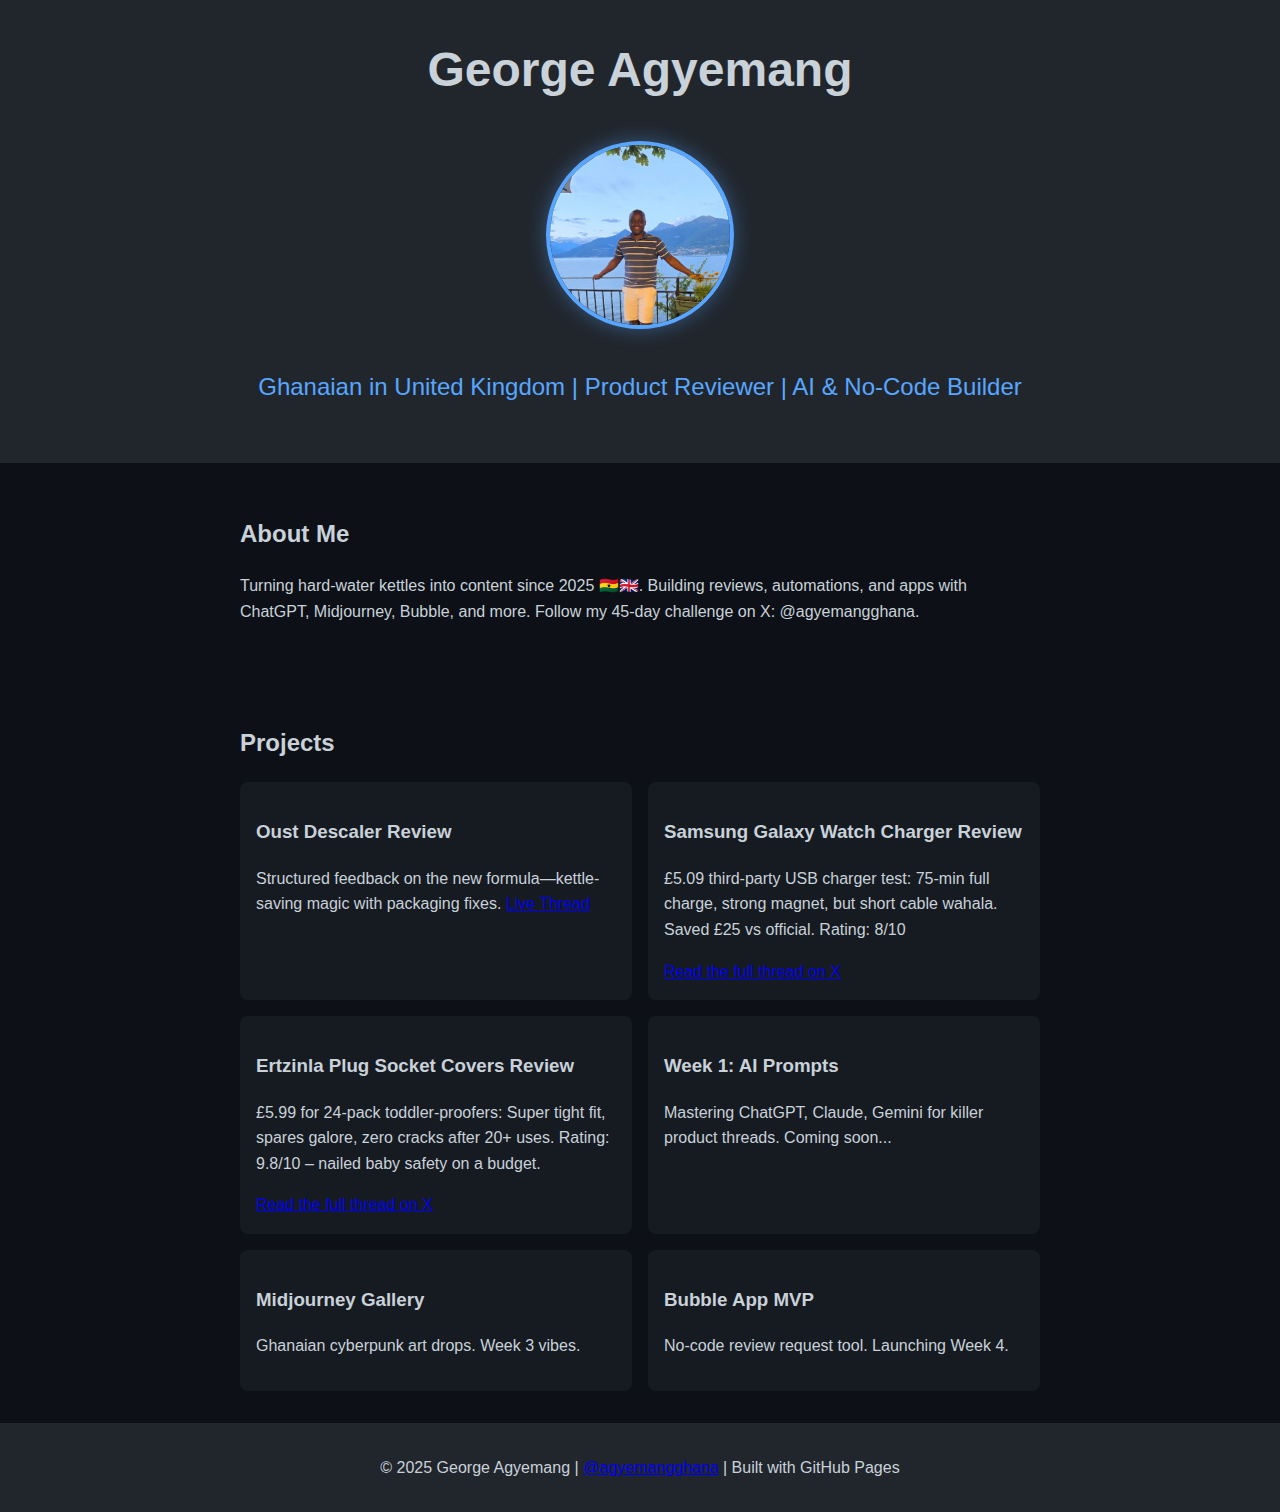
<file: index.html>
<!DOCTYPE html>
<html lang="en">
<head>
    <meta charset="UTF-8">
    <meta name="viewport" content="width=device-width, initial-scale=1.0">
    <title>George Agyemang | Ghanaian in United Kingdom</title>
    <style>
        body { font-family: Arial, sans-serif; margin: 0; padding: 0; background: #0d1117; color: #c9d1d9; line-height: 1.6; }
        header { text-align: center; padding: 2rem; background: #21262d; }
        h1 { font-size: 3rem; margin: 0; }
        .tagline { font-size: 1.5rem; color: #58a6ff; }
        section { padding: 2rem; max-width: 800px; margin: auto; }
        .projects { display: grid; grid-template-columns: repeat(auto-fit, minmax(300px, 1fr)); gap: 1rem; }
        .project { background: #161b22; padding: 1rem; border-radius: 8px; }
        footer { text-align: center; padding: 1rem; background: #21262d; }
    </style>
</head>
<body>
    <header>
        <h1>George Agyemang</h1>
        <div class="profile-container">
  <img src="profile.jpg" alt="George Agyemang" class="profile-pic">
</div>

<style>
  .profile-container {
    text-align: center;
    margin: 2rem 0;
  }
  .profile-pic {
    width: 180px;
    height: 180px;
    border-radius: 50%;
    object-fit: cover;
    border: 4px solid #58a6ff;
    box-shadow: 0 0 20px rgba(88, 166, 255, 0.4);
  }
  @media (max-width: 600px) {
    .profile-pic { width: 140px; height: 140px; }
  }
</style>
        <p class="tagline">Ghanaian in United Kingdom | Product Reviewer | AI & No-Code Builder</p>
    </header>
    <section id="about">
        <h2>About Me</h2>
        <p>Turning hard-water kettles into content since 2025 🇬🇭🇬🇧. Building reviews, automations, and apps with ChatGPT, Midjourney, Bubble, and more. Follow my 45-day challenge on X: @agyemangghana.</p>
    </section>
    <section id="projects">
        <h2>Projects</h2>
        <div class="projects">
            <div class="project">
                <h3>Oust Descaler Review</h3>
                <p>Structured feedback on the new formula—kettle-saving magic with packaging fixes. <a href="https://x.com/agyemangghana/status/YOUR-THREAD-ID">Live Thread</a></p>
            </div>
            <div class="project">
  <h3>Samsung Galaxy Watch Charger Review</h3>
  <p>£5.09 third-party USB charger test: 75-min full charge, strong magnet, but short cable wahala. Saved £25 vs official. Rating: 8/10</p>
  <a href="https://x.com/agyemangghana/status/1993358901681508741" target="_blank">Read the full thread on X</a>
        </div>
            <div class="project">
  <h3>Ertzinla Plug Socket Covers Review</h3>
  <p>£5.99 for 24-pack toddler-proofers: Super tight fit, spares galore, zero cracks after 20+ uses. Rating: 9.8/10 – nailed baby safety on a budget.</p>
  <a href="https://x.com/agyemangghana/status/1993590725276238126" target="_blank">Read the full thread on X</a>
</div>
            <div class="project">
                <h3>Week 1: AI Prompts</h3>
                <p>Mastering ChatGPT, Claude, Gemini for killer product threads. Coming soon...</p>
            </div>
            <div class="project">
                <h3>Midjourney Gallery</h3>
                <p>Ghanaian cyberpunk art drops. Week 3 vibes.</p>
            </div>
            <div class="project">
                <h3>Bubble App MVP</h3>
                <p>No-code review request tool. Launching Week 4.</p>
            </div>
        </div>
    </section>
    <footer>
        <p>&copy; 2025 George Agyemang | <a href="https://x.com/agyemangghana" target="_blank">@agyemangghana</a> | Built with GitHub Pages</p>
    </footer>
</body>
</html>
</file>
